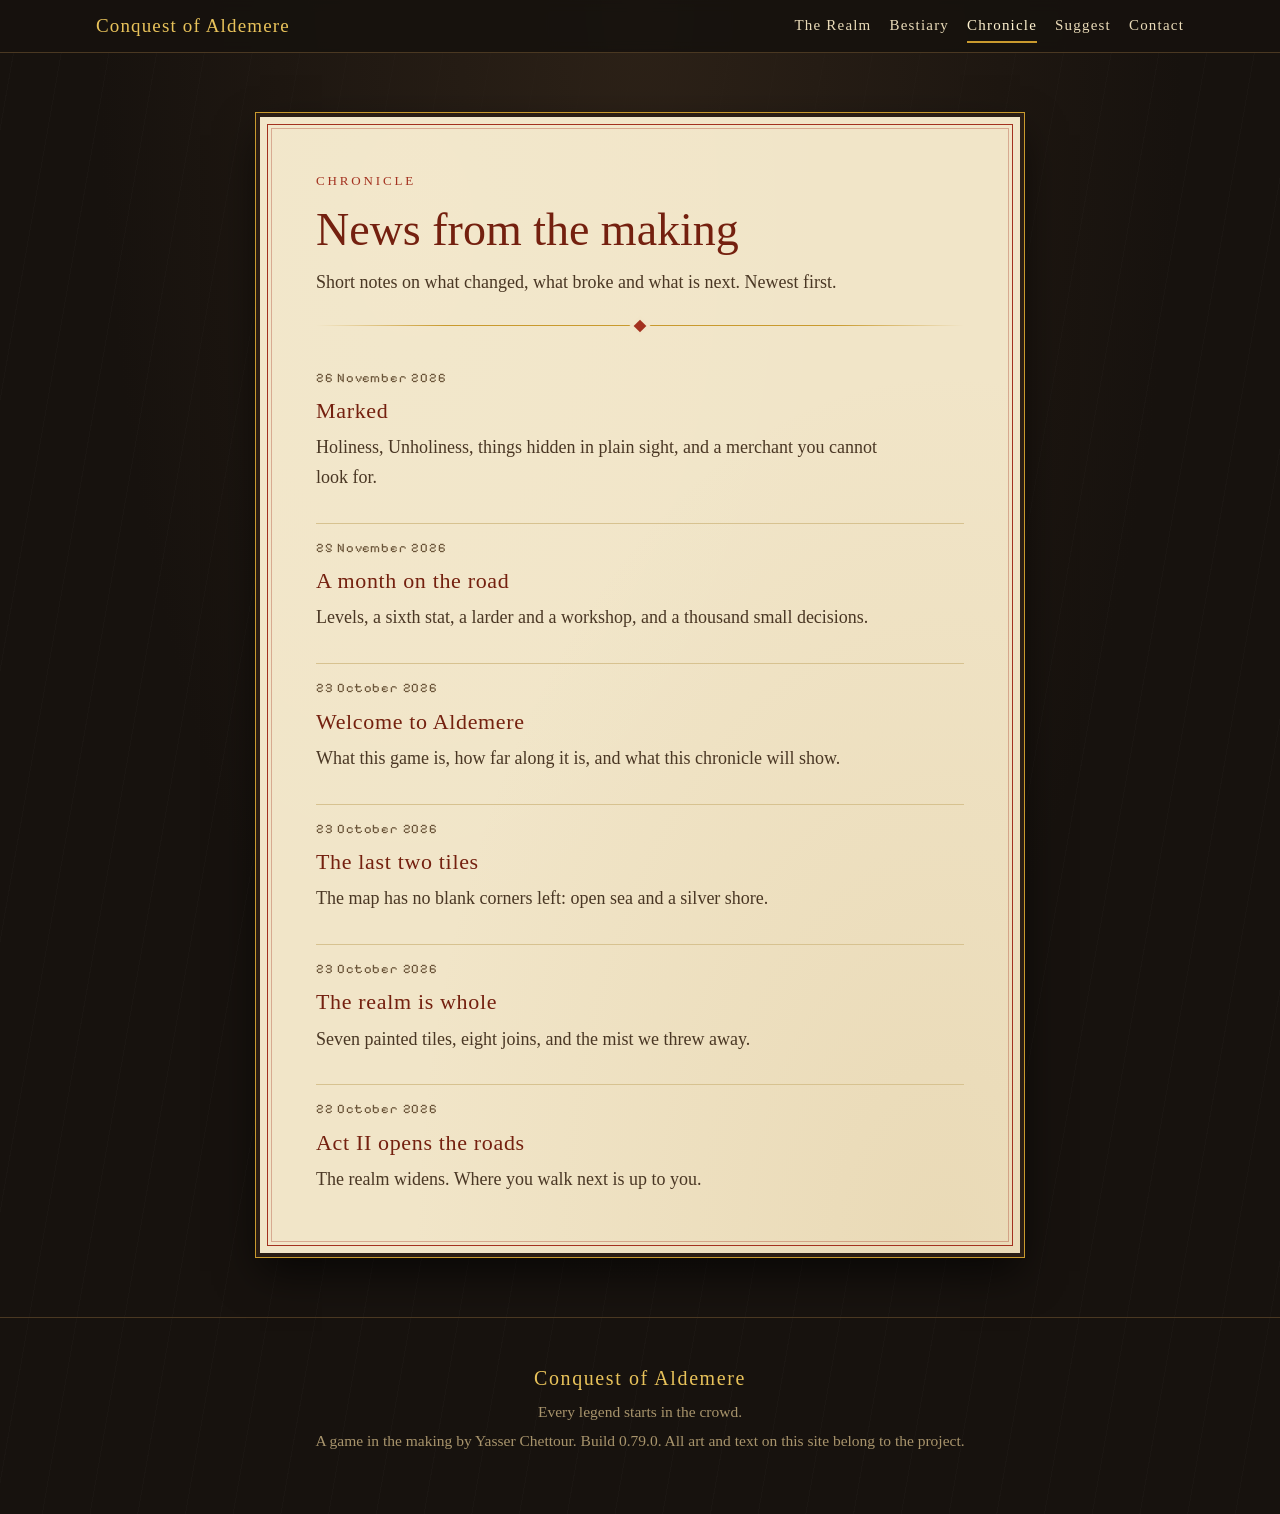
<file: devlog/index.html>
<!doctype html>
<html lang="en">
<head>
<meta charset="utf-8">
<meta name="viewport" content="width=device-width, initial-scale=1, viewport-fit=cover">
<title>Chronicle | Conquest of Aldemere</title>
<meta name="description" content="News from the making of Conquest of Aldemere.">
<meta name="theme-color" content="#17120e">
<link rel="icon" href="../icon.svg" type="image/svg+xml">
<meta property="og:title" content="Chronicle | Conquest of Aldemere">
<meta property="og:description" content="News from the making of Conquest of Aldemere.">
<meta property="og:image" content="https://yasser-ch.github.io/aldemere/img/hero.webp">
<link rel="preconnect" href="https://fonts.googleapis.com"><link rel="preconnect" href="https://fonts.gstatic.com" crossorigin><link href="https://fonts.googleapis.com/css2?family=IM+Fell+English:ital@0;1&family=IM+Fell+English+SC&family=Pixelify+Sans:wght@400;600&display=swap" rel="stylesheet">
<link rel="stylesheet" href="../css/site.css">
</head>
<body><header class="bar"><div class="wrap">
<a class="mark" href="../index.html">Conquest of Aldemere</a>
<nav aria-label="Main"><a href="../index.html#realm" class="opt">The Realm</a><a href="../index.html#bestiary" class="opt">Bestiary</a><a href="../devlog/index.html" aria-current="page">Chronicle</a><a href="../index.html#suggest">Suggest</a><a href="../index.html#contact" class="opt">Contact</a></nav>
</div></header><main><section class="section"><div class="wrap"><div class="folio article">
<p class="rubric">Chronicle</p>
<h1>News from the making</h1>
<p class="sub">Short notes on what changed, what broke and what is next. Newest first.</p>
<div class="rule" aria-hidden="true"></div>
<div class="list">
<div class="entry"><time datetime="2026-11-26">26 November 2026</time><h3><a href="marked.html">Marked</a></h3><p>Holiness, Unholiness, things hidden in plain sight, and a merchant you cannot look for.</p></div><div class="entry"><time datetime="2026-11-25">25 November 2026</time><h3><a href="a-month-on-the-road.html">A month on the road</a></h3><p>Levels, a sixth stat, a larder and a workshop, and a thousand small decisions.</p></div><div class="entry"><time datetime="2026-10-23">23 October 2026</time><h3><a href="welcome-to-aldemere.html">Welcome to Aldemere</a></h3><p>What this game is, how far along it is, and what this chronicle will show.</p></div><div class="entry"><time datetime="2026-10-23">23 October 2026</time><h3><a href="the-last-two-tiles.html">The last two tiles</a></h3><p>The map has no blank corners left: open sea and a silver shore.</p></div><div class="entry"><time datetime="2026-10-23">23 October 2026</time><h3><a href="the-realm-is-whole.html">The realm is whole</a></h3><p>Seven painted tiles, eight joins, and the mist we threw away.</p></div><div class="entry"><time datetime="2026-10-22">22 October 2026</time><h3><a href="act-two-opens-the-roads.html">Act II opens the roads</a></h3><p>The realm widens. Where you walk next is up to you.</p></div>
</div>
</div></div></section></main>
<footer><div class="wrap">
<p class="mark">Conquest of Aldemere</p>
<p>Every legend starts in the crowd.</p>
<p>A game in the making by Yasser Chettour. Build 0.79.0. All art and text on this site belong to the project.</p>
</div></footer>
<script src="../js/site.js"></script>
</body>
</html>
</file>
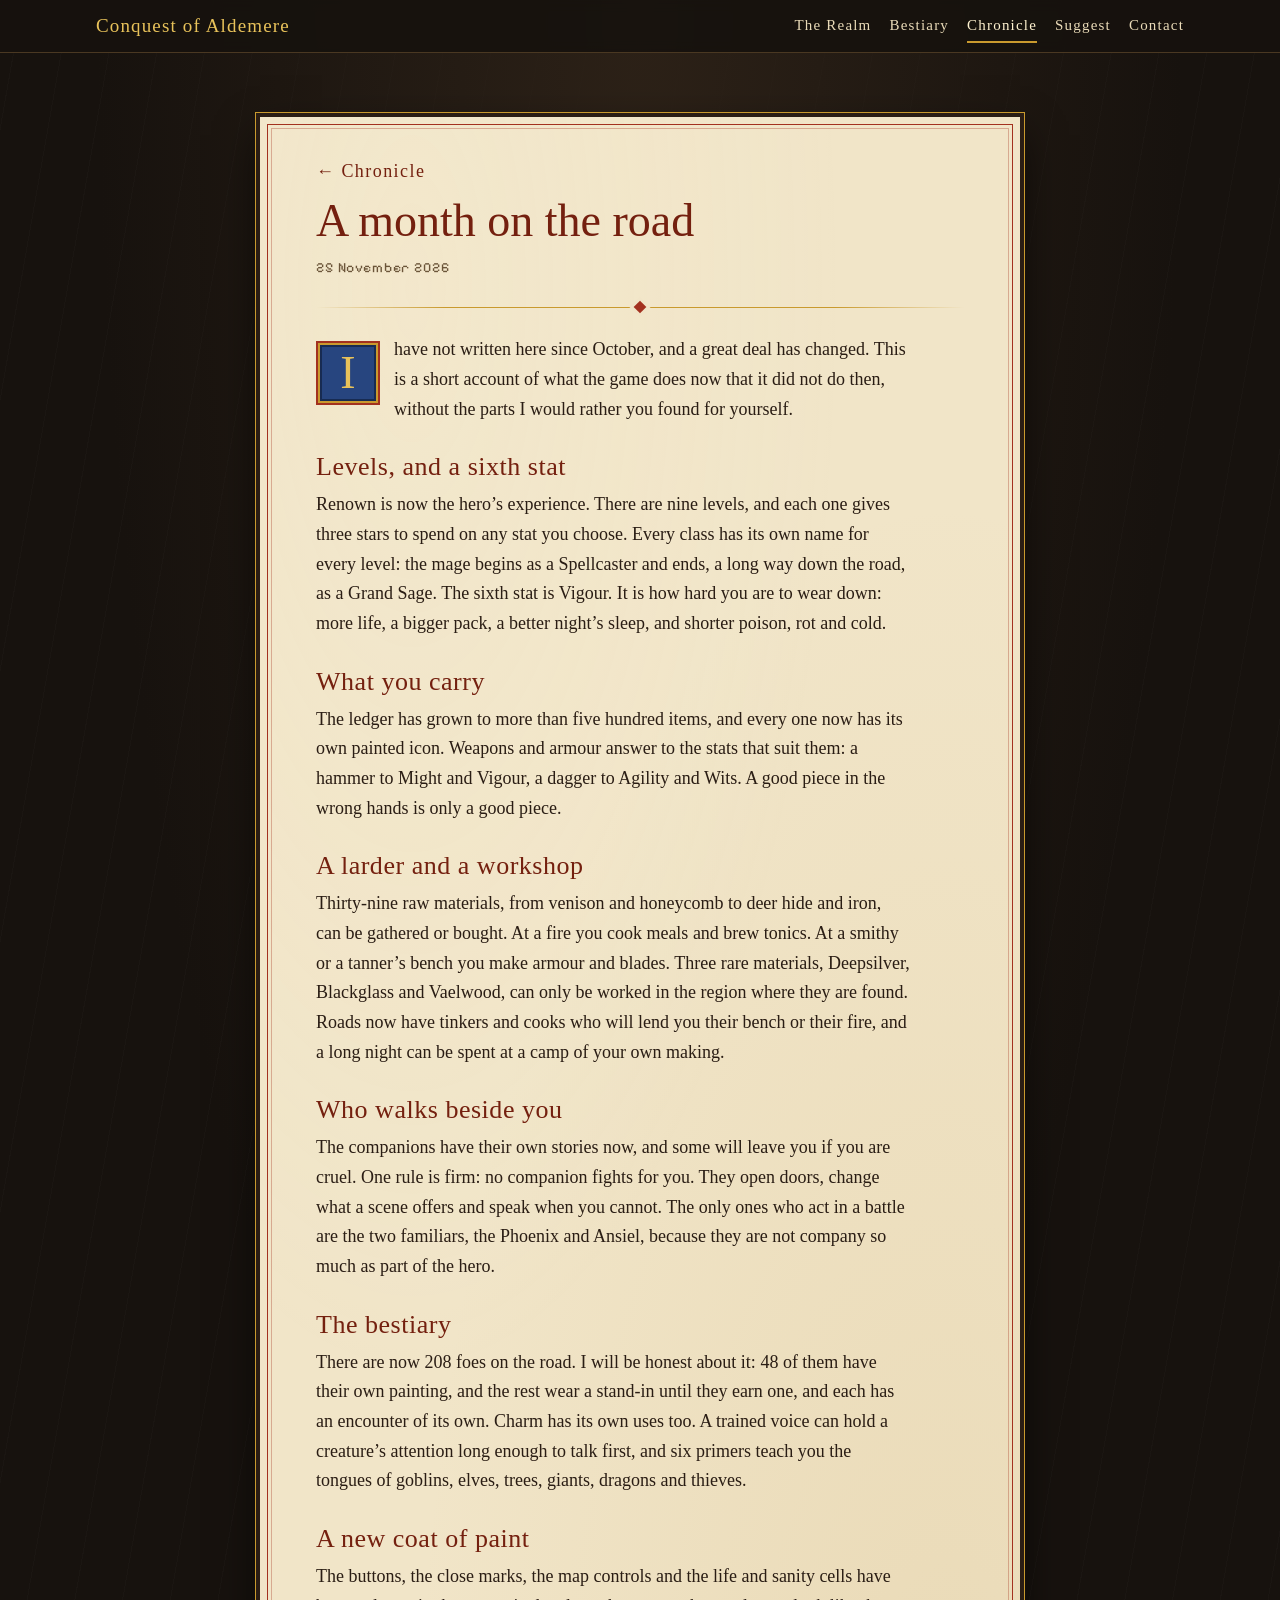
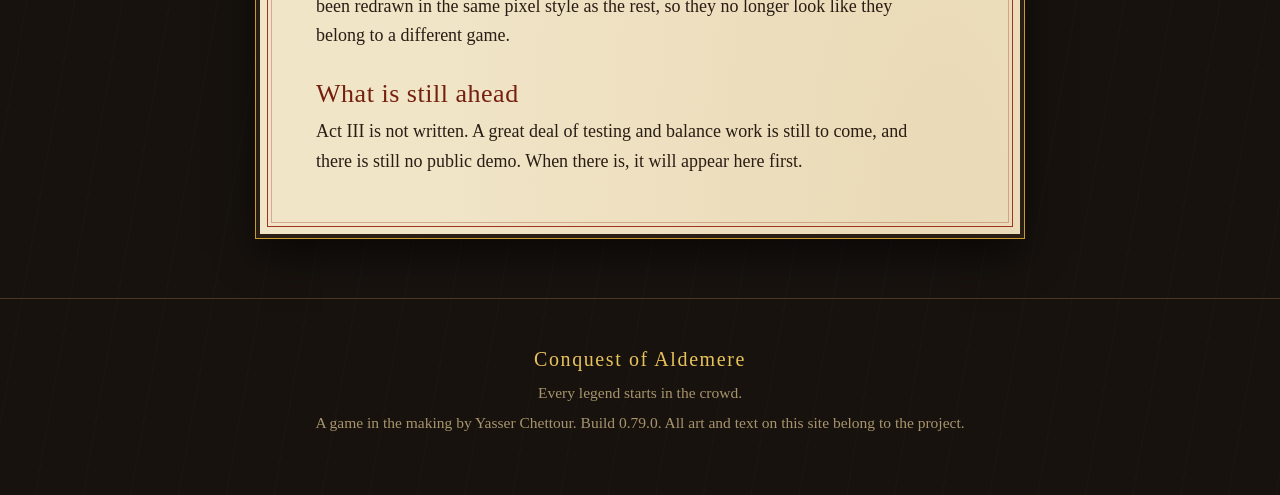
<file: devlog/a-month-on-the-road.html>
<!doctype html>
<html lang="en">
<head>
<meta charset="utf-8">
<meta name="viewport" content="width=device-width, initial-scale=1, viewport-fit=cover">
<title>A month on the road | Conquest of Aldemere</title>
<meta name="description" content="Levels, a sixth stat, a larder and a workshop, and a thousand small decisions.">
<meta name="theme-color" content="#17120e">
<link rel="icon" href="../icon.svg" type="image/svg+xml">
<meta property="og:title" content="A month on the road | Conquest of Aldemere">
<meta property="og:description" content="Levels, a sixth stat, a larder and a workshop, and a thousand small decisions.">
<meta property="og:image" content="https://yasser-ch.github.io/aldemere/img/hero.webp">
<link rel="preconnect" href="https://fonts.googleapis.com"><link rel="preconnect" href="https://fonts.gstatic.com" crossorigin><link href="https://fonts.googleapis.com/css2?family=IM+Fell+English:ital@0;1&family=IM+Fell+English+SC&family=Pixelify+Sans:wght@400;600&display=swap" rel="stylesheet">
<link rel="stylesheet" href="../css/site.css">
</head>
<body><header class="bar"><div class="wrap">
<a class="mark" href="../index.html">Conquest of Aldemere</a>
<nav aria-label="Main"><a href="../index.html#realm" class="opt">The Realm</a><a href="../index.html#bestiary" class="opt">Bestiary</a><a href="../devlog/index.html" aria-current="page">Chronicle</a><a href="../index.html#suggest">Suggest</a><a href="../index.html#contact" class="opt">Contact</a></nav>
</div></header><main><section class="section"><div class="wrap"><div class="folio article">
<a class="back" href="index.html">&larr; Chronicle</a>
<h1>A month on the road</h1>
<div class="byline"><time datetime="2026-11-25">25 November 2026</time></div>
<div class="rule" aria-hidden="true"></div>
<div class="prose">
<p><span class="initial" aria-hidden="true">I</span> have not written here since October, and a great deal has changed. This is a short account of what the game does now that it did not do then, without the parts I would rather you found for yourself.</p>
<h2>Levels, and a sixth stat</h2>
<p>Renown is now the hero’s experience. There are nine levels, and each one gives three stars to spend on any stat you choose. Every class has its own name for every level: the mage begins as a Spellcaster and ends, a long way down the road, as a Grand Sage. The sixth stat is Vigour. It is how hard you are to wear down: more life, a bigger pack, a better night’s sleep, and shorter poison, rot and cold.</p>
<h2>What you carry</h2>
<p>The ledger has grown to more than five hundred items, and every one now has its own painted icon. Weapons and armour answer to the stats that suit them: a hammer to Might and Vigour, a dagger to Agility and Wits. A good piece in the wrong hands is only a good piece.</p>
<h2>A larder and a workshop</h2>
<p>Thirty-nine raw materials, from venison and honeycomb to deer hide and iron, can be gathered or bought. At a fire you cook meals and brew tonics. At a smithy or a tanner’s bench you make armour and blades. Three rare materials, Deepsilver, Blackglass and Vaelwood, can only be worked in the region where they are found. Roads now have tinkers and cooks who will lend you their bench or their fire, and a long night can be spent at a camp of your own making.</p>
<h2>Who walks beside you</h2>
<p>The companions have their own stories now, and some will leave you if you are cruel. One rule is firm: no companion fights for you. They open doors, change what a scene offers and speak when you cannot. The only ones who act in a battle are the two familiars, the Phoenix and Ansiel, because they are not company so much as part of the hero.</p>
<h2>The bestiary</h2>
<p>There are now 208 foes on the road. I will be honest about it: 48 of them have their own painting, and the rest wear a stand-in until they earn one, and each has an encounter of its own. Charm has its own uses too. A trained voice can hold a creature’s attention long enough to talk first, and six primers teach you the tongues of goblins, elves, trees, giants, dragons and thieves.</p>
<h2>A new coat of paint</h2>
<p>The buttons, the close marks, the map controls and the life and sanity cells have been redrawn in the same pixel style as the rest, so they no longer look like they belong to a different game.</p>
<h2>What is still ahead</h2>
<p>Act III is not written. A great deal of testing and balance work is still to come, and there is still no public demo. When there is, it will appear here first.</p>
</div>
</div></div></section></main>
<footer><div class="wrap">
<p class="mark">Conquest of Aldemere</p>
<p>Every legend starts in the crowd.</p>
<p>A game in the making by Yasser Chettour. Build 0.79.0. All art and text on this site belong to the project.</p>
</div></footer>
<script src="../js/site.js"></script>
</body>
</html>
</file>
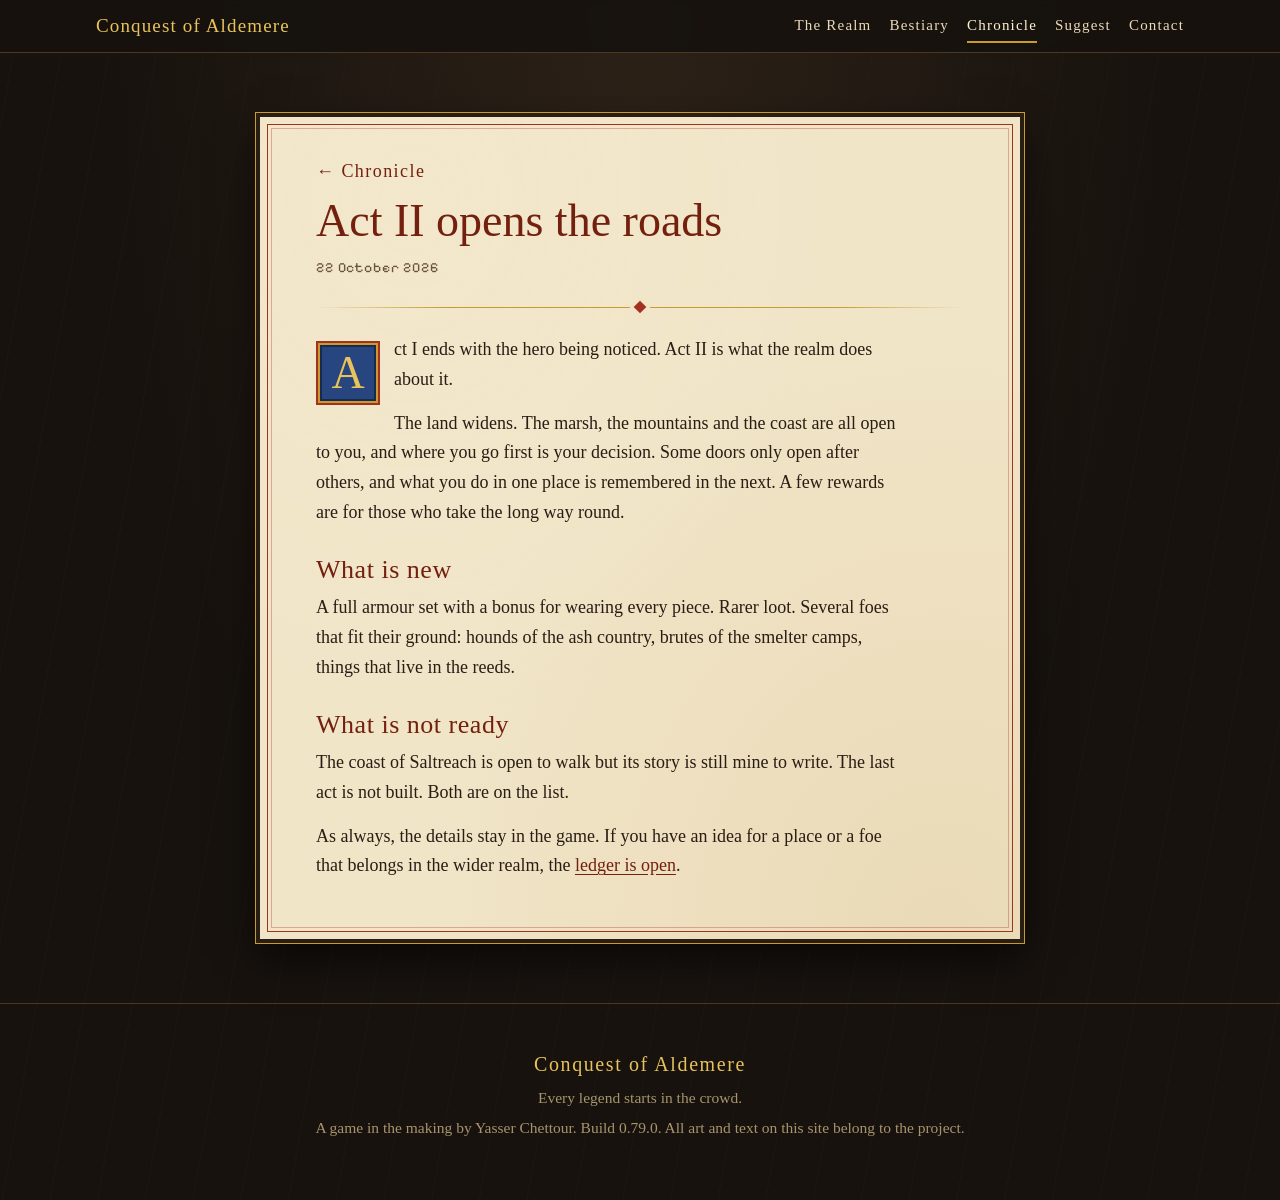
<file: devlog/act-two-opens-the-roads.html>
<!doctype html>
<html lang="en">
<head>
<meta charset="utf-8">
<meta name="viewport" content="width=device-width, initial-scale=1, viewport-fit=cover">
<title>Act II opens the roads | Conquest of Aldemere</title>
<meta name="description" content="The realm widens. Where you walk next is up to you.">
<meta name="theme-color" content="#17120e">
<link rel="icon" href="../icon.svg" type="image/svg+xml">
<meta property="og:title" content="Act II opens the roads | Conquest of Aldemere">
<meta property="og:description" content="The realm widens. Where you walk next is up to you.">
<meta property="og:image" content="https://yasser-ch.github.io/aldemere/img/hero.webp">
<link rel="preconnect" href="https://fonts.googleapis.com"><link rel="preconnect" href="https://fonts.gstatic.com" crossorigin><link href="https://fonts.googleapis.com/css2?family=IM+Fell+English:ital@0;1&family=IM+Fell+English+SC&family=Pixelify+Sans:wght@400;600&display=swap" rel="stylesheet">
<link rel="stylesheet" href="../css/site.css">
</head>
<body><header class="bar"><div class="wrap">
<a class="mark" href="../index.html">Conquest of Aldemere</a>
<nav aria-label="Main"><a href="../index.html#realm" class="opt">The Realm</a><a href="../index.html#bestiary" class="opt">Bestiary</a><a href="../devlog/index.html" aria-current="page">Chronicle</a><a href="../index.html#suggest">Suggest</a><a href="../index.html#contact" class="opt">Contact</a></nav>
</div></header><main><section class="section"><div class="wrap"><div class="folio article">
<a class="back" href="index.html">&larr; Chronicle</a>
<h1>Act II opens the roads</h1>
<div class="byline"><time datetime="2026-10-22">22 October 2026</time></div>
<div class="rule" aria-hidden="true"></div>
<div class="prose">
<p><span class="initial" aria-hidden="true">A</span>ct I ends with the hero being noticed. Act II is what the realm does about it.</p>
<p>The land widens. The marsh, the mountains and the coast are all open to you, and where you go first is your decision. Some doors only open after others, and what you do in one place is remembered in the next. A few rewards are for those who take the long way round.</p>
<h2>What is new</h2>
<p>A full armour set with a bonus for wearing every piece. Rarer loot. Several foes that fit their ground: hounds of the ash country, brutes of the smelter camps, things that live in the reeds.</p>
<h2>What is not ready</h2>
<p>The coast of Saltreach is open to walk but its story is still mine to write. The last act is not built. Both are on the list.</p>
<p>As always, the details stay in the game. If you have an idea for a place or a foe that belongs in the wider realm, the <a href="../index.html#suggest">ledger is open</a>.</p>
</div>
</div></div></section></main>
<footer><div class="wrap">
<p class="mark">Conquest of Aldemere</p>
<p>Every legend starts in the crowd.</p>
<p>A game in the making by Yasser Chettour. Build 0.79.0. All art and text on this site belong to the project.</p>
</div></footer>
<script src="../js/site.js"></script>
</body>
</html>
</file>
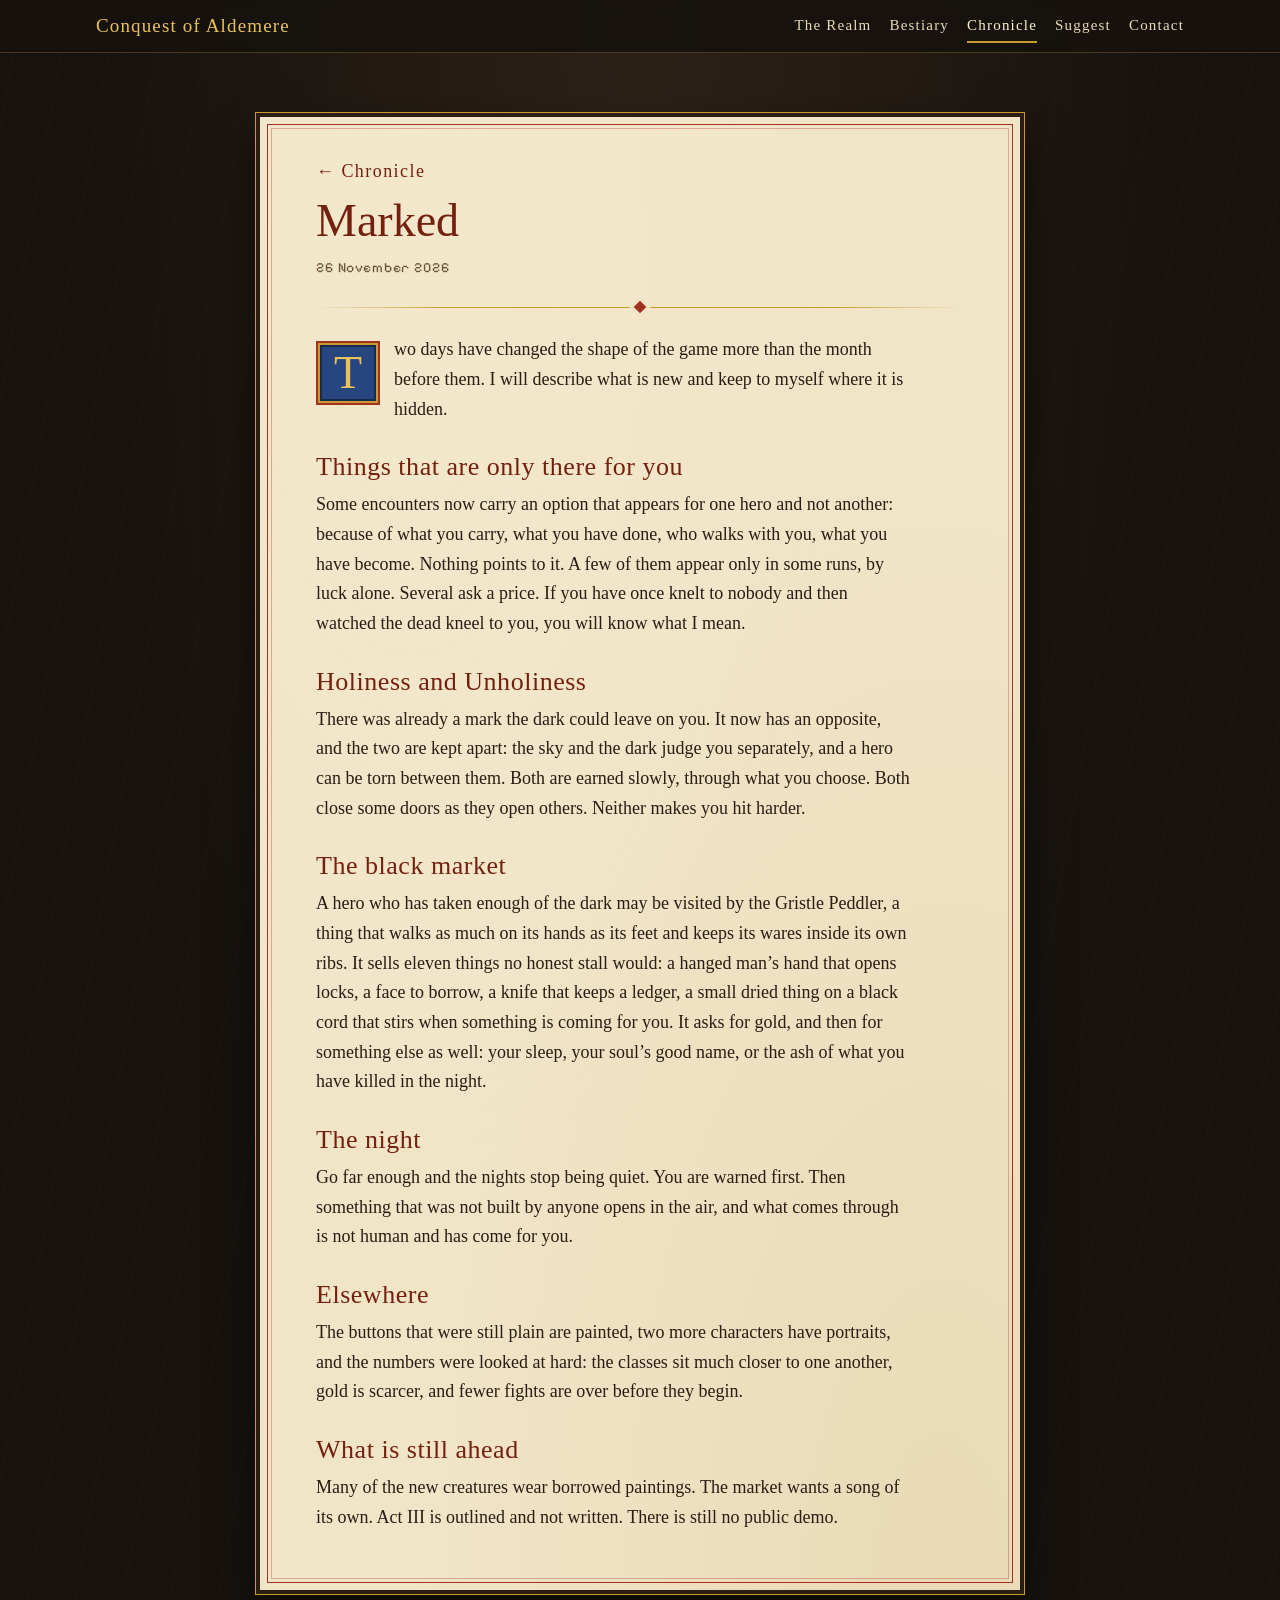
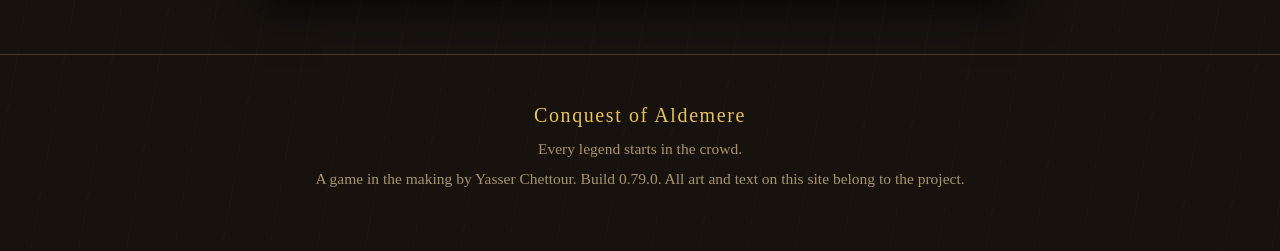
<file: devlog/marked.html>
<!doctype html>
<html lang="en">
<head>
<meta charset="utf-8">
<meta name="viewport" content="width=device-width, initial-scale=1, viewport-fit=cover">
<title>Marked | Conquest of Aldemere</title>
<meta name="description" content="Holiness, Unholiness, things hidden in plain sight, and a merchant you cannot look for.">
<meta name="theme-color" content="#17120e">
<link rel="icon" href="../icon.svg" type="image/svg+xml">
<meta property="og:title" content="Marked | Conquest of Aldemere">
<meta property="og:description" content="Holiness, Unholiness, things hidden in plain sight, and a merchant you cannot look for.">
<meta property="og:image" content="https://yasser-ch.github.io/aldemere/img/hero.webp">
<link rel="preconnect" href="https://fonts.googleapis.com"><link rel="preconnect" href="https://fonts.gstatic.com" crossorigin><link href="https://fonts.googleapis.com/css2?family=IM+Fell+English:ital@0;1&family=IM+Fell+English+SC&family=Pixelify+Sans:wght@400;600&display=swap" rel="stylesheet">
<link rel="stylesheet" href="../css/site.css">
</head>
<body><header class="bar"><div class="wrap">
<a class="mark" href="../index.html">Conquest of Aldemere</a>
<nav aria-label="Main"><a href="../index.html#realm" class="opt">The Realm</a><a href="../index.html#bestiary" class="opt">Bestiary</a><a href="../devlog/index.html" aria-current="page">Chronicle</a><a href="../index.html#suggest">Suggest</a><a href="../index.html#contact" class="opt">Contact</a></nav>
</div></header><main><section class="section"><div class="wrap"><div class="folio article">
<a class="back" href="index.html">&larr; Chronicle</a>
<h1>Marked</h1>
<div class="byline"><time datetime="2026-11-26">26 November 2026</time></div>
<div class="rule" aria-hidden="true"></div>
<div class="prose">
<p><span class="initial" aria-hidden="true">T</span>wo days have changed the shape of the game more than the month before them. I will describe what is new and keep to myself where it is hidden.</p>
<h2>Things that are only there for you</h2>
<p>Some encounters now carry an option that appears for one hero and not another: because of what you carry, what you have done, who walks with you, what you have become. Nothing points to it. A few of them appear only in some runs, by luck alone. Several ask a price. If you have once knelt to nobody and then watched the dead kneel to you, you will know what I mean.</p>
<h2>Holiness and Unholiness</h2>
<p>There was already a mark the dark could leave on you. It now has an opposite, and the two are kept apart: the sky and the dark judge you separately, and a hero can be torn between them. Both are earned slowly, through what you choose. Both close some doors as they open others. Neither makes you hit harder.</p>
<h2>The black market</h2>
<p>A hero who has taken enough of the dark may be visited by the Gristle Peddler, a thing that walks as much on its hands as its feet and keeps its wares inside its own ribs. It sells eleven things no honest stall would: a hanged man’s hand that opens locks, a face to borrow, a knife that keeps a ledger, a small dried thing on a black cord that stirs when something is coming for you. It asks for gold, and then for something else as well: your sleep, your soul’s good name, or the ash of what you have killed in the night.</p>
<h2>The night</h2>
<p>Go far enough and the nights stop being quiet. You are warned first. Then something that was not built by anyone opens in the air, and what comes through is not human and has come for you.</p>
<h2>Elsewhere</h2>
<p>The buttons that were still plain are painted, two more characters have portraits, and the numbers were looked at hard: the classes sit much closer to one another, gold is scarcer, and fewer fights are over before they begin.</p>
<h2>What is still ahead</h2>
<p>Many of the new creatures wear borrowed paintings. The market wants a song of its own. Act III is outlined and not written. There is still no public demo.</p>
</div>
</div></div></section></main>
<footer><div class="wrap">
<p class="mark">Conquest of Aldemere</p>
<p>Every legend starts in the crowd.</p>
<p>A game in the making by Yasser Chettour. Build 0.79.0. All art and text on this site belong to the project.</p>
</div></footer>
<script src="../js/site.js"></script>
</body>
</html>
</file>
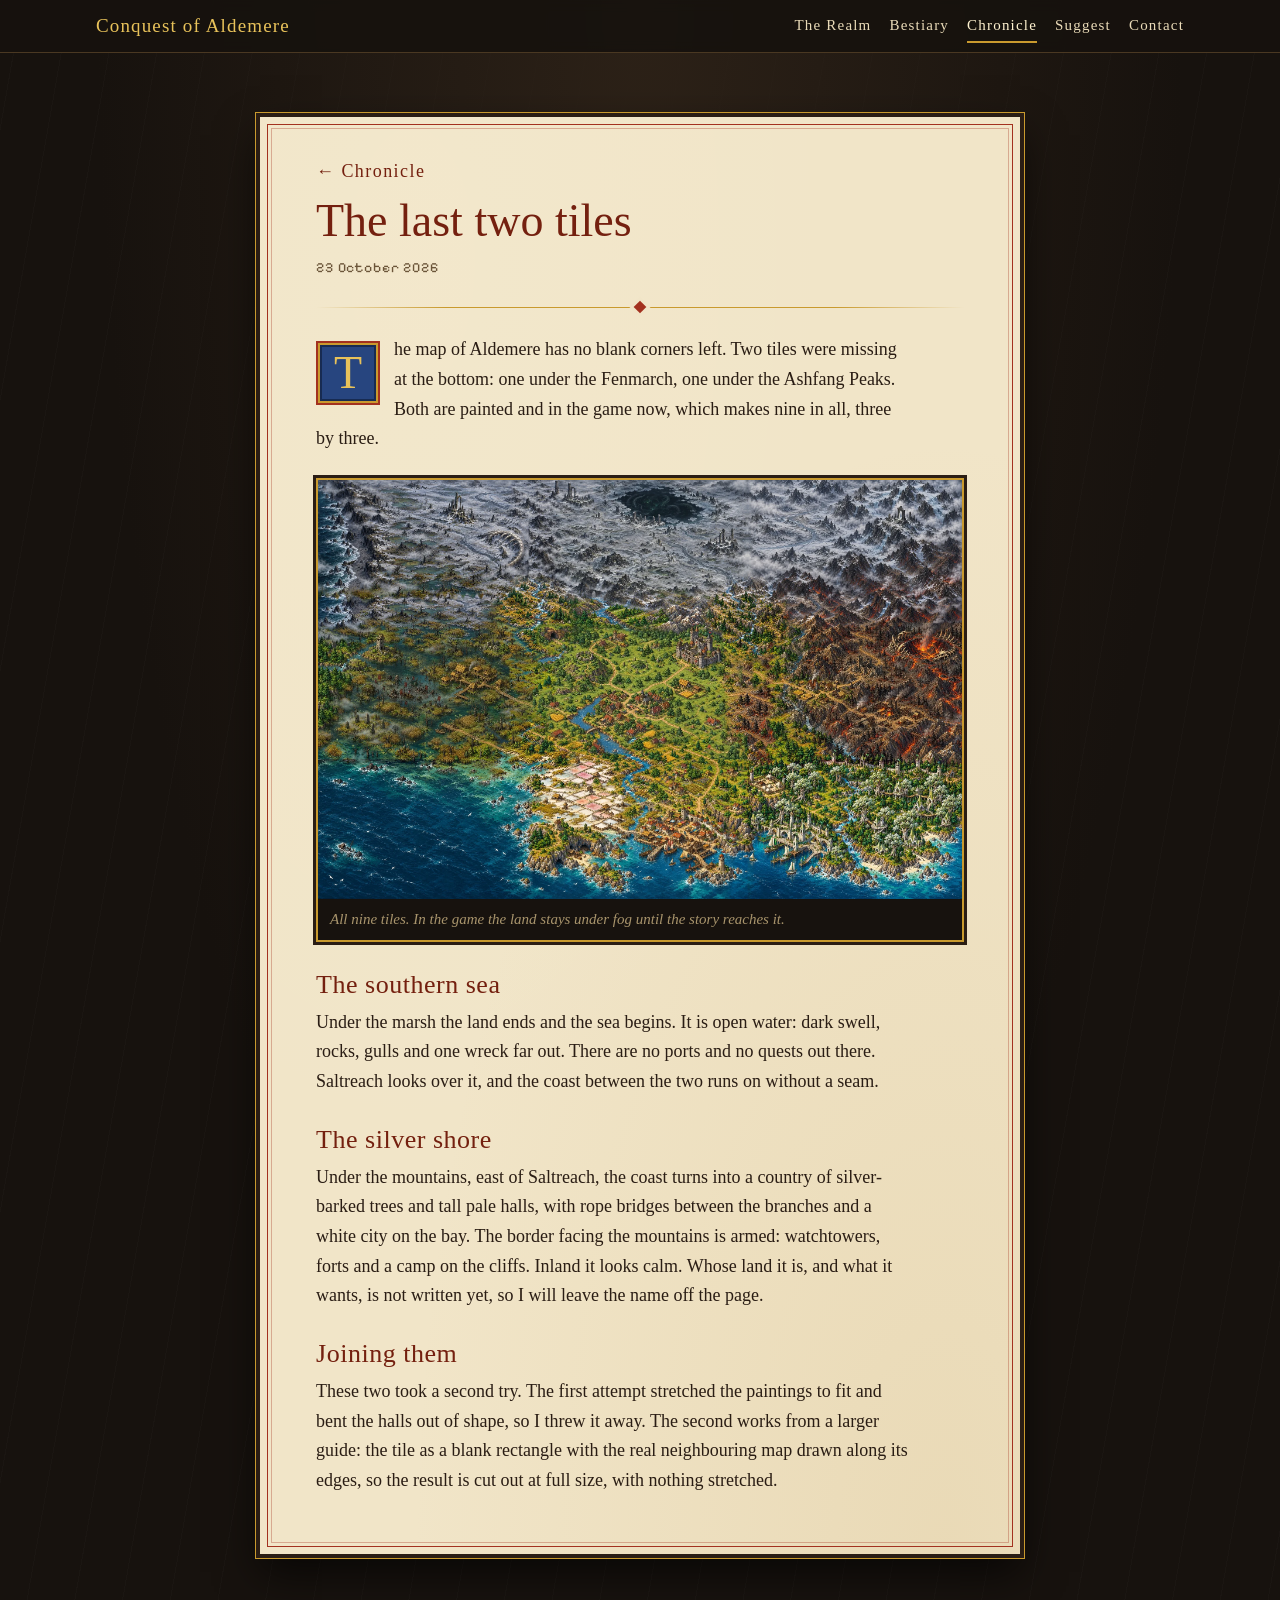
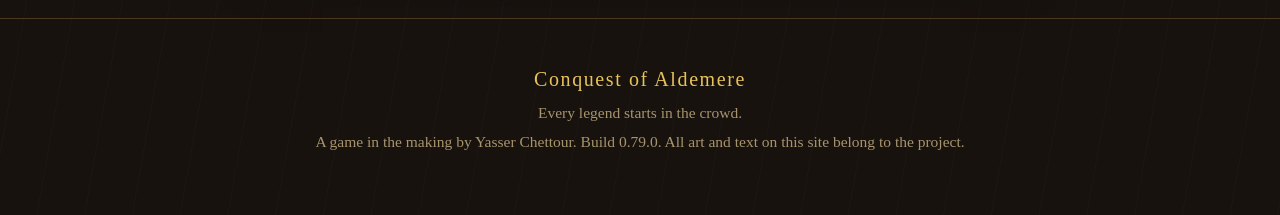
<file: devlog/the-last-two-tiles.html>
<!doctype html>
<html lang="en">
<head>
<meta charset="utf-8">
<meta name="viewport" content="width=device-width, initial-scale=1, viewport-fit=cover">
<title>The last two tiles | Conquest of Aldemere</title>
<meta name="description" content="The map has no blank corners left: open sea and a silver shore.">
<meta name="theme-color" content="#17120e">
<link rel="icon" href="../icon.svg" type="image/svg+xml">
<meta property="og:title" content="The last two tiles | Conquest of Aldemere">
<meta property="og:description" content="The map has no blank corners left: open sea and a silver shore.">
<meta property="og:image" content="https://yasser-ch.github.io/aldemere/img/hero.webp">
<link rel="preconnect" href="https://fonts.googleapis.com"><link rel="preconnect" href="https://fonts.gstatic.com" crossorigin><link href="https://fonts.googleapis.com/css2?family=IM+Fell+English:ital@0;1&family=IM+Fell+English+SC&family=Pixelify+Sans:wght@400;600&display=swap" rel="stylesheet">
<link rel="stylesheet" href="../css/site.css">
</head>
<body><header class="bar"><div class="wrap">
<a class="mark" href="../index.html">Conquest of Aldemere</a>
<nav aria-label="Main"><a href="../index.html#realm" class="opt">The Realm</a><a href="../index.html#bestiary" class="opt">Bestiary</a><a href="../devlog/index.html" aria-current="page">Chronicle</a><a href="../index.html#suggest">Suggest</a><a href="../index.html#contact" class="opt">Contact</a></nav>
</div></header><main><section class="section"><div class="wrap"><div class="folio article">
<a class="back" href="index.html">&larr; Chronicle</a>
<h1>The last two tiles</h1>
<div class="byline"><time datetime="2026-10-23">23 October 2026</time></div>
<div class="rule" aria-hidden="true"></div>
<div class="prose">
<p><span class="initial" aria-hidden="true">T</span>he map of Aldemere has no blank corners left. Two tiles were missing at the bottom: one under the Fenmarch, one under the Ashfang Peaks. Both are painted and in the game now, which makes nine in all, three by three.</p>
<figure><img src="../img/realm.webp" alt="The whole map of Aldemere, nine tiles." loading="lazy"><figcaption>All nine tiles. In the game the land stays under fog until the story reaches it.</figcaption></figure>
<h2>The southern sea</h2>
<p>Under the marsh the land ends and the sea begins. It is open water: dark swell, rocks, gulls and one wreck far out. There are no ports and no quests out there. Saltreach looks over it, and the coast between the two runs on without a seam.</p>
<h2>The silver shore</h2>
<p>Under the mountains, east of Saltreach, the coast turns into a country of silver-barked trees and tall pale halls, with rope bridges between the branches and a white city on the bay. The border facing the mountains is armed: watchtowers, forts and a camp on the cliffs. Inland it looks calm. Whose land it is, and what it wants, is not written yet, so I will leave the name off the page.</p>
<h2>Joining them</h2>
<p>These two took a second try. The first attempt stretched the paintings to fit and bent the halls out of shape, so I threw it away. The second works from a larger guide: the tile as a blank rectangle with the real neighbouring map drawn along its edges, so the result is cut out at full size, with nothing stretched.</p>
</div>
</div></div></section></main>
<footer><div class="wrap">
<p class="mark">Conquest of Aldemere</p>
<p>Every legend starts in the crowd.</p>
<p>A game in the making by Yasser Chettour. Build 0.79.0. All art and text on this site belong to the project.</p>
</div></footer>
<script src="../js/site.js"></script>
</body>
</html>
</file>
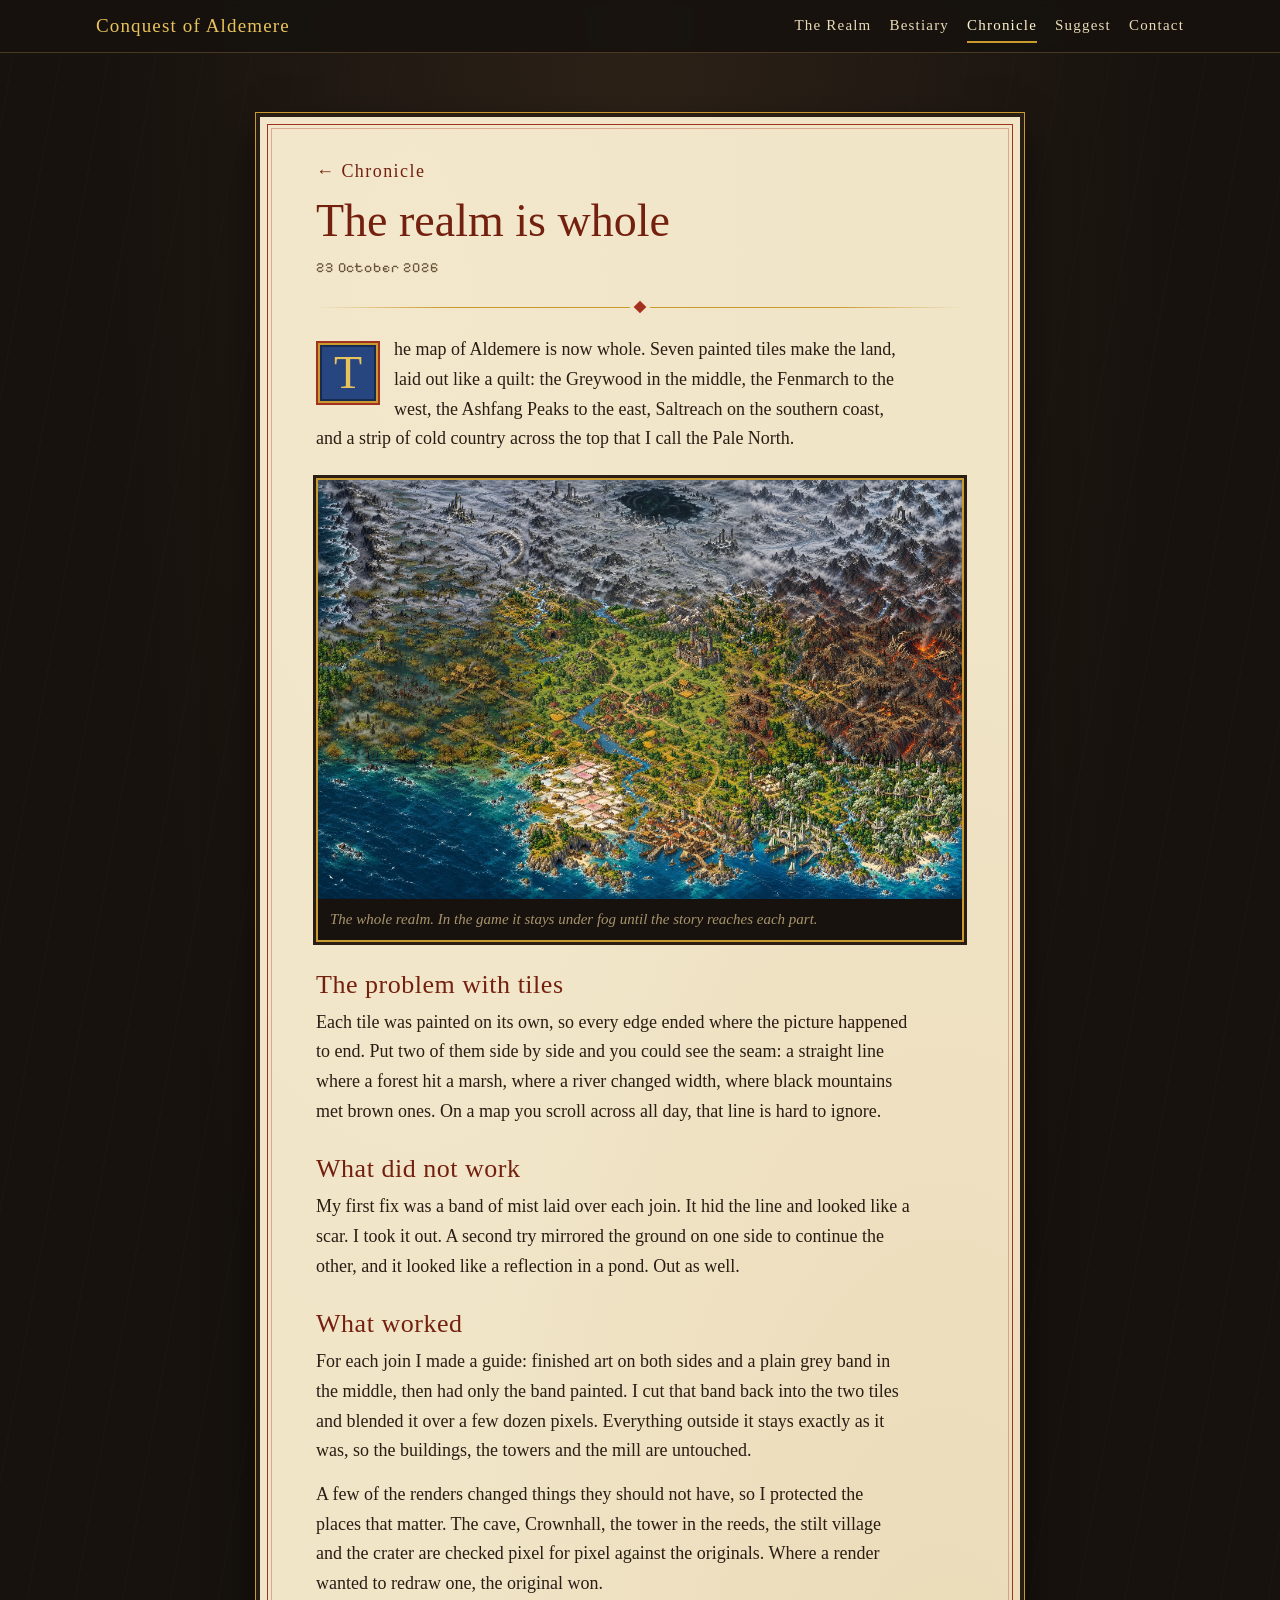
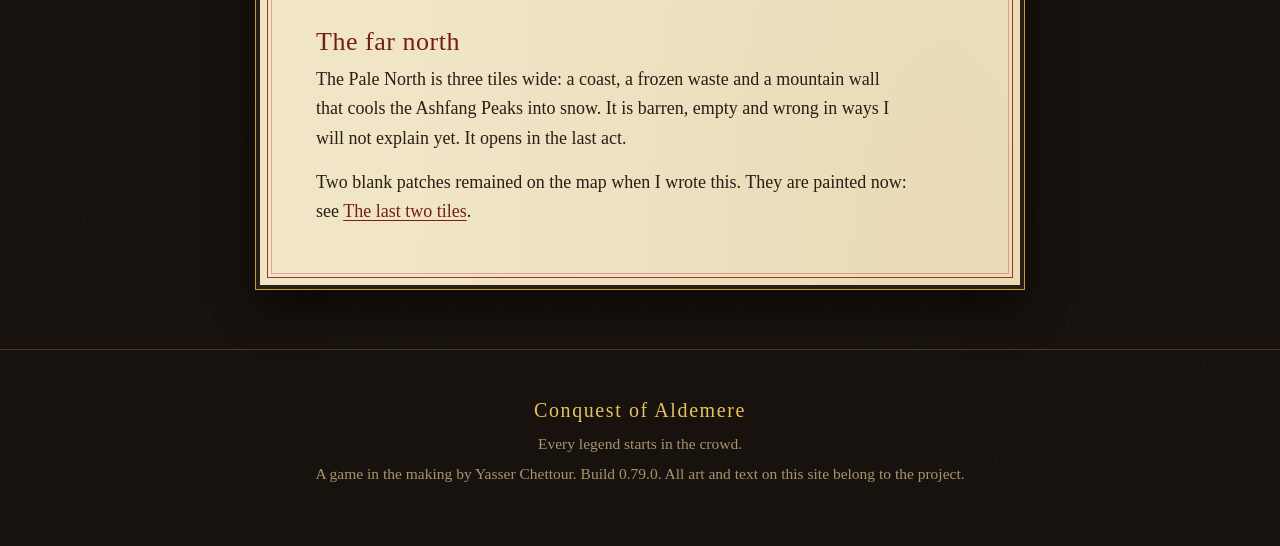
<file: devlog/the-realm-is-whole.html>
<!doctype html>
<html lang="en">
<head>
<meta charset="utf-8">
<meta name="viewport" content="width=device-width, initial-scale=1, viewport-fit=cover">
<title>The realm is whole | Conquest of Aldemere</title>
<meta name="description" content="Seven painted tiles, eight joins, and the mist we threw away.">
<meta name="theme-color" content="#17120e">
<link rel="icon" href="../icon.svg" type="image/svg+xml">
<meta property="og:title" content="The realm is whole | Conquest of Aldemere">
<meta property="og:description" content="Seven painted tiles, eight joins, and the mist we threw away.">
<meta property="og:image" content="https://yasser-ch.github.io/aldemere/img/hero.webp">
<link rel="preconnect" href="https://fonts.googleapis.com"><link rel="preconnect" href="https://fonts.gstatic.com" crossorigin><link href="https://fonts.googleapis.com/css2?family=IM+Fell+English:ital@0;1&family=IM+Fell+English+SC&family=Pixelify+Sans:wght@400;600&display=swap" rel="stylesheet">
<link rel="stylesheet" href="../css/site.css">
</head>
<body><header class="bar"><div class="wrap">
<a class="mark" href="../index.html">Conquest of Aldemere</a>
<nav aria-label="Main"><a href="../index.html#realm" class="opt">The Realm</a><a href="../index.html#bestiary" class="opt">Bestiary</a><a href="../devlog/index.html" aria-current="page">Chronicle</a><a href="../index.html#suggest">Suggest</a><a href="../index.html#contact" class="opt">Contact</a></nav>
</div></header><main><section class="section"><div class="wrap"><div class="folio article">
<a class="back" href="index.html">&larr; Chronicle</a>
<h1>The realm is whole</h1>
<div class="byline"><time datetime="2026-10-23">23 October 2026</time></div>
<div class="rule" aria-hidden="true"></div>
<div class="prose">
<p><span class="initial" aria-hidden="true">T</span>he map of Aldemere is now whole. Seven painted tiles make the land, laid out like a quilt: the Greywood in the middle, the Fenmarch to the west, the Ashfang Peaks to the east, Saltreach on the southern coast, and a strip of cold country across the top that I call the Pale North.</p>
<figure><img src="../img/realm.webp" alt="The whole map of Aldemere." loading="lazy"><figcaption>The whole realm. In the game it stays under fog until the story reaches each part.</figcaption></figure>
<h2>The problem with tiles</h2>
<p>Each tile was painted on its own, so every edge ended where the picture happened to end. Put two of them side by side and you could see the seam: a straight line where a forest hit a marsh, where a river changed width, where black mountains met brown ones. On a map you scroll across all day, that line is hard to ignore.</p>
<h2>What did not work</h2>
<p>My first fix was a band of mist laid over each join. It hid the line and looked like a scar. I took it out. A second try mirrored the ground on one side to continue the other, and it looked like a reflection in a pond. Out as well.</p>
<h2>What worked</h2>
<p>For each join I made a guide: finished art on both sides and a plain grey band in the middle, then had only the band painted. I cut that band back into the two tiles and blended it over a few dozen pixels. Everything outside it stays exactly as it was, so the buildings, the towers and the mill are untouched.</p>
<p>A few of the renders changed things they should not have, so I protected the places that matter. The cave, Crownhall, the tower in the reeds, the stilt village and the crater are checked pixel for pixel against the originals. Where a render wanted to redraw one, the original won.</p>
<h2>The far north</h2>
<p>The Pale North is three tiles wide: a coast, a frozen waste and a mountain wall that cools the Ashfang Peaks into snow. It is barren, empty and wrong in ways I will not explain yet. It opens in the last act.</p>
<p>Two blank patches remained on the map when I wrote this. They are painted now: see <a href="the-last-two-tiles.html">The last two tiles</a>.</p>
</div>
</div></div></section></main>
<footer><div class="wrap">
<p class="mark">Conquest of Aldemere</p>
<p>Every legend starts in the crowd.</p>
<p>A game in the making by Yasser Chettour. Build 0.79.0. All art and text on this site belong to the project.</p>
</div></footer>
<script src="../js/site.js"></script>
</body>
</html>
</file>
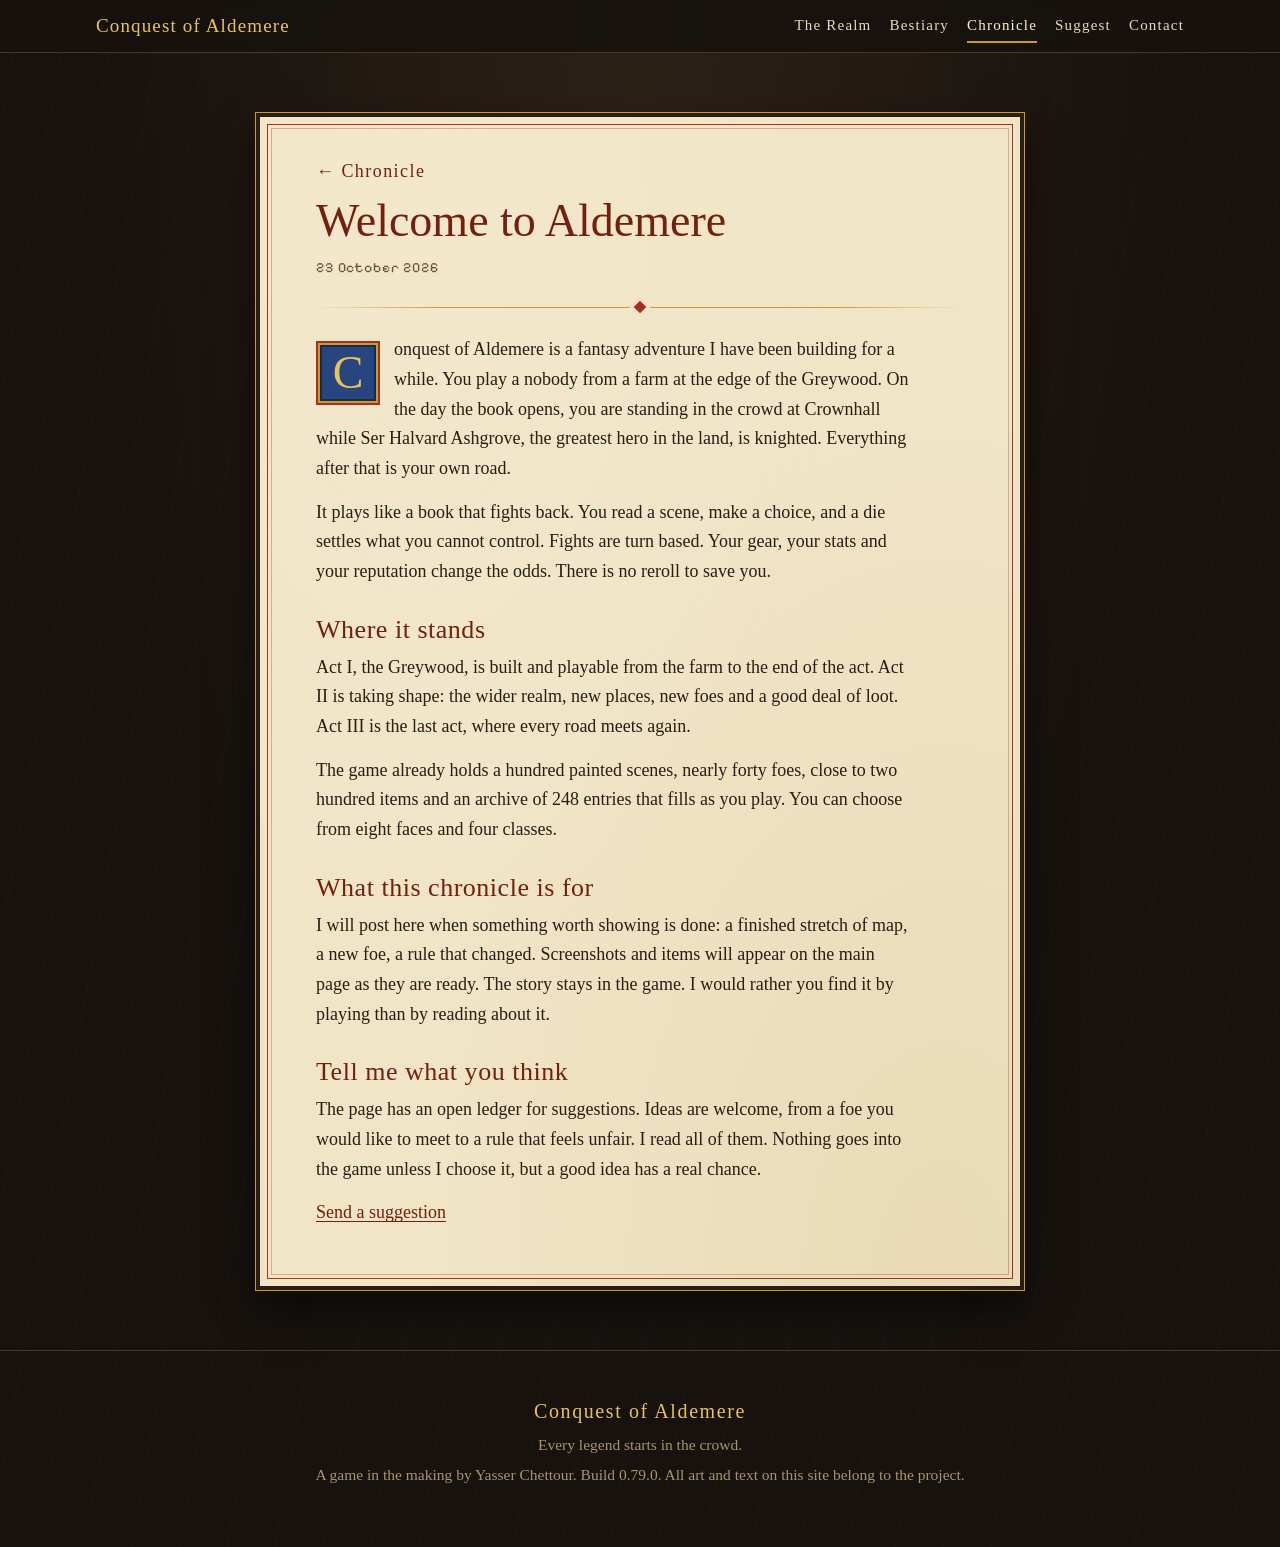
<file: devlog/welcome-to-aldemere.html>
<!doctype html>
<html lang="en">
<head>
<meta charset="utf-8">
<meta name="viewport" content="width=device-width, initial-scale=1, viewport-fit=cover">
<title>Welcome to Aldemere | Conquest of Aldemere</title>
<meta name="description" content="What this game is, how far along it is, and what this chronicle will show.">
<meta name="theme-color" content="#17120e">
<link rel="icon" href="../icon.svg" type="image/svg+xml">
<meta property="og:title" content="Welcome to Aldemere | Conquest of Aldemere">
<meta property="og:description" content="What this game is, how far along it is, and what this chronicle will show.">
<meta property="og:image" content="https://yasser-ch.github.io/aldemere/img/hero.webp">
<link rel="preconnect" href="https://fonts.googleapis.com"><link rel="preconnect" href="https://fonts.gstatic.com" crossorigin><link href="https://fonts.googleapis.com/css2?family=IM+Fell+English:ital@0;1&family=IM+Fell+English+SC&family=Pixelify+Sans:wght@400;600&display=swap" rel="stylesheet">
<link rel="stylesheet" href="../css/site.css">
</head>
<body><header class="bar"><div class="wrap">
<a class="mark" href="../index.html">Conquest of Aldemere</a>
<nav aria-label="Main"><a href="../index.html#realm" class="opt">The Realm</a><a href="../index.html#bestiary" class="opt">Bestiary</a><a href="../devlog/index.html" aria-current="page">Chronicle</a><a href="../index.html#suggest">Suggest</a><a href="../index.html#contact" class="opt">Contact</a></nav>
</div></header><main><section class="section"><div class="wrap"><div class="folio article">
<a class="back" href="index.html">&larr; Chronicle</a>
<h1>Welcome to Aldemere</h1>
<div class="byline"><time datetime="2026-10-23">23 October 2026</time></div>
<div class="rule" aria-hidden="true"></div>
<div class="prose">
<p><span class="initial" aria-hidden="true">C</span>onquest of Aldemere is a fantasy adventure I have been building for a while. You play a nobody from a farm at the edge of the Greywood. On the day the book opens, you are standing in the crowd at Crownhall while Ser Halvard Ashgrove, the greatest hero in the land, is knighted. Everything after that is your own road.</p>
<p>It plays like a book that fights back. You read a scene, make a choice, and a die settles what you cannot control. Fights are turn based. Your gear, your stats and your reputation change the odds. There is no reroll to save you.</p>
<h2>Where it stands</h2>
<p>Act I, the Greywood, is built and playable from the farm to the end of the act. Act II is taking shape: the wider realm, new places, new foes and a good deal of loot. Act III is the last act, where every road meets again.</p>
<p>The game already holds a hundred painted scenes, nearly forty foes, close to two hundred items and an archive of 248 entries that fills as you play. You can choose from eight faces and four classes.</p>
<h2>What this chronicle is for</h2>
<p>I will post here when something worth showing is done: a finished stretch of map, a new foe, a rule that changed. Screenshots and items will appear on the main page as they are ready. The story stays in the game. I would rather you find it by playing than by reading about it.</p>
<h2>Tell me what you think</h2>
<p>The page has an open ledger for suggestions. Ideas are welcome, from a foe you would like to meet to a rule that feels unfair. I read all of them. Nothing goes into the game unless I choose it, but a good idea has a real chance.</p>
<p><a href="../index.html#suggest">Send a suggestion</a></p>
</div>
</div></div></section></main>
<footer><div class="wrap">
<p class="mark">Conquest of Aldemere</p>
<p>Every legend starts in the crowd.</p>
<p>A game in the making by Yasser Chettour. Build 0.79.0. All art and text on this site belong to the project.</p>
</div></footer>
<script src="../js/site.js"></script>
</body>
</html>
</file>
<file: css/site.css>
/* Conquest of Aldemere, project site.
   Same look as the game: a lit vellum page on a dark desk, red rules, gold trim,
   lapis for the initials. Single deliberate look, in any OS theme. */

:root {
  color-scheme: dark;
  --desk: #17120e;
  --desk-2: #211912;
  --desk-3: #2c2117;
  --vellum: #f1e5c8;
  --vellum-2: #e6d5ad;
  --vellum-3: #d7c290;
  --ink: #2a1d14;
  --ink-soft: #4a3724;
  --ink-faint: #6b5539;
  --light: #eadbb8;
  --light-dim: #a8946c;
  --rubric: #a3311f;
  --rubric-dark: #74200f;
  --lapis: #27457f;
  --lapis-dark: #172b52;
  --gold: #c99a2e;
  --gold-light: #e8c25a;
  --verdigris: #3f7656;
  --common: #6f6a62;
  --uncommon: #3f7a46;
  --rare: #27457f;
  --epic: #7c3f9a;
  --legendary: #b8651a;
  --serif: 'IM Fell English', 'Iowan Old Style', 'Palatino Linotype', Georgia, serif;
  --caps: 'IM Fell English SC', 'IM Fell English', 'Palatino Linotype', Georgia, serif;
  --pixel: 'Pixelify Sans', ui-monospace, 'Courier New', monospace;
  --gutter: max(16px, env(safe-area-inset-left, 0px));
  --gutter-r: max(16px, env(safe-area-inset-right, 0px));
  --measure: 66ch;
}

* { box-sizing: border-box; }
html { scroll-behavior: smooth; scroll-padding-top: 64px; }
html, body { margin: 0; }
body {
  background-color: var(--desk);
  background-image:
    radial-gradient(ellipse at 50% 0%, var(--desk-3) 0%, transparent 60%),
    repeating-linear-gradient(100deg, transparent 0 22px, #ffffff04 22px 23px, transparent 23px 47px);
  color: var(--light);
  font-family: var(--serif);
  font-size: 18px;
  line-height: 1.65;
  -webkit-font-smoothing: antialiased;
  overflow-x: hidden;
}
img { max-width: 100%; display: block; }
img.px { image-rendering: pixelated; image-rendering: crisp-edges; }
a { color: var(--gold-light); text-underline-offset: 3px; }
a:hover { color: #fff3d0; }
:focus-visible { outline: 3px solid var(--gold-light); outline-offset: 2px; }
.sr { position: absolute; width: 1px; height: 1px; overflow: hidden; clip: rect(0 0 0 0); white-space: nowrap; }
@media (prefers-reduced-motion: reduce) { html { scroll-behavior: auto; } * { transition: none !important; animation: none !important; } }

.wrap { width: 100%; max-width: 1120px; margin: 0 auto; padding-left: var(--gutter); padding-right: var(--gutter-r); }
.section { padding-block: 64px; }
.section.tight { padding-block: 40px; }

/* ── Top bar ─────────────────────────────────────────────────────────────── */
.bar {
  position: sticky; top: env(safe-area-inset-top, 0px); z-index: 20;
  background: #17120ee8; backdrop-filter: blur(6px);
  border-bottom: 1px solid #4a3822;
}
.bar .wrap { display: flex; align-items: center; justify-content: space-between; gap: 16px; min-height: 52px; }
.bar .mark { font-family: var(--caps); font-size: 19px; letter-spacing: .06em; color: var(--gold-light); text-decoration: none; white-space: nowrap; }
.bar nav { display: flex; gap: 4px 18px; flex-wrap: wrap; justify-content: flex-end; }
.bar nav a { font-family: var(--caps); font-size: 15px; letter-spacing: .08em; color: var(--light); text-decoration: none; padding: 4px 0; border-bottom: 2px solid transparent; }
.bar nav a:hover, .bar nav a[aria-current] { border-bottom-color: var(--gold); color: #fff3d0; }
@media (max-width: 640px) { .bar nav a.opt { display: none; } .bar .mark { font-size: 16px; } }

/* ── Hero ────────────────────────────────────────────────────────────────── */
.hero { position: relative; isolation: isolate; text-align: center; padding-block: 56px 72px; overflow: hidden; }
.hero::before {
  content: ''; position: absolute; inset: 0; z-index: -2;
  background: url('../img/hero.webp') center 30% / cover no-repeat;
}
.hero::after {
  content: ''; position: absolute; inset: 0; z-index: -1;
  background: linear-gradient(180deg, #17120e99 0%, #17120e33 30%, #17120eaa 72%, var(--desk) 100%);
}
.hero .logo { width: min(600px, 88%); margin: 0 auto; filter: drop-shadow(0 6px 18px #000a); }
.hero .tag { font-style: italic; font-size: clamp(20px, 3.2vw, 26px); color: #fff3d0; text-shadow: 0 2px 8px #000; margin: 18px 0 0; }
.hero .lede { max-width: 54ch; margin: 18px auto 0; color: var(--light); text-shadow: 0 1px 6px #000; }
.status { display: inline-flex; flex-wrap: wrap; justify-content: center; gap: 6px 14px; margin-top: 26px; padding: 8px 16px; background: #17120ecc; border: 1px solid var(--gold); font-family: var(--pixel); font-size: 14px; letter-spacing: .04em; color: var(--gold-light); }
.status b { font-weight: 400; color: var(--light); }
.cta { display: flex; flex-wrap: wrap; gap: 12px; justify-content: center; margin-top: 28px; }

.btn {
  display: inline-block; font-family: var(--caps); font-size: 18px; letter-spacing: .06em; text-decoration: none; cursor: pointer;
  color: #fff3d0; background: linear-gradient(#7a2a1c, #5a1a0f); border: 2px solid var(--gold);
  padding: 10px 26px; box-shadow: inset 0 0 0 1px #0007, 0 3px 0 #2a0a05;
}
.btn:hover { background: linear-gradient(#8c3322, #66200f); color: #fff; }
.btn:active { transform: translateY(2px); box-shadow: inset 0 0 0 1px #0007, 0 1px 0 #2a0a05; }
.btn.quiet { background: #17120ecc; color: var(--light); box-shadow: inset 0 0 0 1px #0007; }
.btn.quiet:hover { background: #241a12; }
.btn[disabled] { opacity: .55; cursor: default; }

/* ── Vellum folio ────────────────────────────────────────────────────────── */
.folio {
  position: relative; color: var(--ink);
  background: var(--vellum);
  background-image:
    radial-gradient(ellipse at 20% 10%, #fff8e420 0%, transparent 50%),
    radial-gradient(ellipse at 90% 100%, #c9a96a30 0%, transparent 55%);
  padding: 40px clamp(20px, 5vw, 56px) 44px;
  box-shadow: 0 0 0 4px #2a1d14, 0 0 0 5px var(--gold), 0 18px 40px #000a;
}
.folio::before { content: ''; position: absolute; inset: 7px; border: 1px solid var(--rubric); pointer-events: none; }
.folio::after { content: ''; position: absolute; inset: 11px; border: 1px solid #a3311f55; pointer-events: none; }
.folio a { color: var(--rubric-dark); }
.folio a:hover { color: var(--rubric); }
.folio :focus-visible { outline-color: var(--lapis); }

h1, h2, h3 { font-weight: 400; margin: 0; text-wrap: balance; }
.rubric { font-family: var(--caps); font-size: 13px; letter-spacing: .22em; text-transform: uppercase; color: var(--rubric); }
.dark .rubric, .band .rubric { color: var(--gold); }
h2 { font-family: var(--caps); font-size: clamp(28px, 4vw, 40px); line-height: 1.15; letter-spacing: .02em; color: var(--rubric-dark); margin-top: 6px; }
.dark h2, .band h2 { color: var(--gold-light); }
h3 { font-family: var(--caps); font-size: 22px; letter-spacing: .03em; }
.sub { max-width: var(--measure); color: var(--ink-soft); margin: 12px 0 0; }
.dark .sub, .band .sub { color: var(--light-dim); }
.rule { height: 12px; margin: 22px 0; background: linear-gradient(90deg, transparent, var(--gold) 20%, var(--gold) 80%, transparent) center / 100% 1px no-repeat; position: relative; }
.rule::after { content: ''; position: absolute; left: 50%; top: 50%; width: 9px; height: 9px; background: var(--rubric); transform: translate(-50%, -50%) rotate(45deg); box-shadow: 0 0 0 3px var(--vellum); }
.band .rule::after, .dark .rule::after { box-shadow: 0 0 0 3px var(--desk); }

/* illuminated initial: gold letter on a lapis square, ruled in red */
.initial {
  float: left; display: grid; place-items: center; width: 64px; height: 64px; margin: 6px 14px 4px 0;
  font-family: var(--caps); font-size: 46px; line-height: 1; color: var(--gold-light);
  background: var(--lapis); border: 2px solid var(--rubric); box-shadow: inset 0 0 0 2px var(--gold), inset 0 0 0 4px var(--lapis-dark);
}
.prose p { margin: 0 0 14px; max-width: var(--measure); }

/* intro: prose beside a framed plate */
.intro { display: grid; grid-template-columns: minmax(0, 1fr) minmax(0, 360px); gap: 30px; align-items: start; }
.plate { margin: 6px 0 0; border: 2px solid var(--gold); box-shadow: 0 0 0 3px #2a1d14; background: #0c0805; }
.plate figcaption { padding: 6px 10px; font-style: italic; font-size: 15px; color: var(--light-dim); background: #17120e; }
@media (max-width: 860px) { .intro { grid-template-columns: 1fr; } .plate { max-width: 460px; } }

/* three pillars */
.pillars { display: grid; grid-template-columns: repeat(auto-fit, minmax(230px, 1fr)); gap: 18px; margin-top: 30px; }
.pillar { padding: 16px 18px 18px; border: 1px solid var(--vellum-3); background: #fff8e440; min-width: 0; }
.pillar h3 { color: var(--rubric-dark); }
.pillar p { margin: 8px 0 0; font-size: 17px; line-height: 1.55; color: var(--ink-soft); }
.facts { display: flex; flex-wrap: wrap; gap: 10px 26px; margin-top: 26px; padding-top: 18px; border-top: 1px solid var(--vellum-3); }
.fact { font-family: var(--pixel); font-size: 14px; letter-spacing: .02em; color: var(--ink-soft); }
.fact b { display: block; font-weight: 400; font-size: 28px; line-height: 1.1; color: var(--rubric-dark); }

/* ── Dark bands ──────────────────────────────────────────────────────────── */
.band { background: linear-gradient(180deg, transparent, #120d09 12%, #120d09 88%, transparent); }
.mapframe { position: relative; margin-top: 28px; border: 2px solid var(--gold); box-shadow: 0 0 0 4px #2a1d14, 0 20px 50px #000c; background: #0c0805; }
.mapframe img { width: 100%; height: auto; }
.legend { display: grid; grid-template-columns: repeat(auto-fit, minmax(210px, 1fr)); gap: 14px 24px; margin-top: 26px; }
.legend div { padding-left: 14px; border-left: 2px solid var(--rubric); min-width: 0; }
.legend h3 { font-size: 19px; color: var(--gold-light); }
.legend p { margin: 4px 0 0; font-size: 16px; line-height: 1.5; color: var(--light-dim); }

/* bestiary */
.bestiary { display: grid; grid-template-columns: repeat(auto-fill, minmax(150px, 1fr)); gap: 14px; margin-top: 28px; }
.foe { display: grid; grid-template-rows: 180px auto; background: linear-gradient(#2a2016, #1b140e); border: 1px solid #4a3822; padding: 10px 8px 10px; text-align: center; min-width: 0; transition: border-color .15s, transform .15s; }
.foe:hover { border-color: var(--gold); transform: translateY(-2px); }
.foe img { margin: 0 auto; max-height: 176px; width: auto; object-fit: contain; align-self: end; }
.foe span { margin-top: 8px; font-family: var(--caps); font-size: 16px; letter-spacing: .04em; color: var(--light); }

/* armoury */
.shelf { display: grid; grid-template-columns: repeat(auto-fit, minmax(250px, 1fr)); gap: 16px; margin-top: 28px; }
.item { display: grid; grid-template-columns: 68px 1fr; gap: 14px; align-items: start; padding: 14px; background: #fff8e44d; border: 1px solid var(--vellum-3); min-width: 0; }
.item .slot { display: grid; place-items: center; width: 68px; height: 68px; background: #2a1d14; border: 2px solid var(--gold); box-shadow: inset 0 0 0 2px #0008; }
.item .slot img { width: 56px; height: 56px; }
.item h3 { font-size: 19px; color: var(--ink); }
.item .meta { font-family: var(--pixel); font-size: 12.5px; letter-spacing: .06em; text-transform: uppercase; margin-top: 2px; }
.item p { margin: 6px 0 0; font-size: 16px; line-height: 1.5; color: var(--ink-soft); font-style: italic; }
.r-rare { color: var(--rare); } .r-epic { color: var(--epic); } .r-legendary { color: var(--legendary); } .r-uncommon { color: var(--uncommon); }

/* faces and classes */
.faces { display: grid; grid-template-columns: repeat(auto-fit, minmax(110px, 1fr)); gap: 12px; margin-top: 26px; }
.faces figure { margin: 0; border: 2px solid var(--gold); box-shadow: 0 0 0 3px #2a1d14; background: #2a1d14; }
.faces img { width: 100%; aspect-ratio: 3 / 4; object-fit: cover; }
.classes { display: grid; grid-template-columns: repeat(auto-fit, minmax(210px, 1fr)); gap: 14px 22px; margin-top: 30px; }
.classes div { border-top: 2px solid var(--rubric); padding-top: 8px; min-width: 0; }
.classes h3 { color: var(--rubric-dark); font-size: 20px; }
.classes p { margin: 4px 0 0; font-size: 16px; line-height: 1.5; color: var(--ink-soft); }

/* gallery */
.gallery { display: grid; grid-template-columns: repeat(auto-fill, minmax(250px, 1fr)); gap: 14px; margin-top: 28px; }
.shot { all: unset; box-sizing: border-box; display: block; cursor: zoom-in; position: relative; border: 2px solid var(--gold); box-shadow: 0 0 0 3px #2a1d14; background: #0c0805; overflow: hidden; }
.shot img { width: 100%; aspect-ratio: 3 / 2; object-fit: cover; transition: transform .35s; }
.shot:hover img { transform: scale(1.04); }
.shot:focus-visible { outline: 3px solid var(--gold-light); outline-offset: 3px; }
.shot span { position: absolute; left: 0; right: 0; bottom: 0; padding: 22px 12px 8px; font-family: var(--caps); font-size: 16px; letter-spacing: .04em; color: #fff3d0; background: linear-gradient(transparent, #000c); }
dialog.lightbox { padding: 0; border: 2px solid var(--gold); background: #0c0805; max-width: min(1000px, 94vw); box-shadow: 0 0 0 4px #2a1d14, 0 30px 80px #000; }
dialog.lightbox::backdrop { background: #000c; }
dialog.lightbox img { width: 100%; height: auto; max-height: 82vh; object-fit: contain; }
dialog.lightbox form { display: flex; justify-content: space-between; align-items: center; gap: 12px; padding: 8px 14px; color: var(--light); font-family: var(--caps); }
dialog.lightbox button { font: inherit; color: #fff3d0; background: #5a1a0f; border: 1px solid var(--gold); padding: 4px 14px; cursor: pointer; }

/* roadmap */
.acts { display: grid; grid-template-columns: repeat(auto-fit, minmax(240px, 1fr)); gap: 18px; margin-top: 30px; }
.act { padding: 16px 18px 18px; border: 1px solid var(--vellum-3); background: #fff8e440; min-width: 0; }
.act .state { display: inline-block; font-family: var(--pixel); font-size: 12.5px; letter-spacing: .08em; text-transform: uppercase; padding: 2px 9px; color: #fff3d0; }
.state.done { background: var(--verdigris); } .state.work { background: var(--rubric); } .state.later { background: var(--ink-soft); }
.act h3 { margin-top: 10px; color: var(--ink); }
.act p { margin: 6px 0 0; font-size: 16.5px; line-height: 1.55; color: var(--ink-soft); }

/* chronicle cards */
.posts { display: grid; grid-template-columns: repeat(auto-fit, minmax(270px, 1fr)); gap: 18px; margin-top: 28px; }
.post-card { display: grid; align-content: start; gap: 6px; padding: 18px 20px 20px; background: linear-gradient(#2a2016, #1b140e); border: 1px solid #4a3822; text-decoration: none; color: var(--light); min-width: 0; transition: border-color .15s; }
.post-card:hover { border-color: var(--gold); color: var(--light); }
.post-card time { font-family: var(--pixel); font-size: 13px; letter-spacing: .06em; color: var(--gold); }
.post-card h3 { font-size: 22px; color: var(--gold-light); }
.post-card p { margin: 0; font-size: 16.5px; line-height: 1.55; color: var(--light-dim); }
.post-card .more { font-family: var(--caps); font-size: 15px; letter-spacing: .08em; color: var(--gold-light); margin-top: 4px; }

/* forms */
.twin { display: grid; grid-template-columns: repeat(auto-fit, minmax(300px, 1fr)); gap: 34px; margin-top: 26px; }
form.scroll { display: grid; gap: 14px; min-width: 0; }
label { display: grid; gap: 4px; font-family: var(--caps); font-size: 15px; letter-spacing: .08em; color: var(--rubric-dark); }
label small { font-family: var(--serif); letter-spacing: 0; text-transform: none; font-size: 14px; color: var(--ink-faint); font-style: italic; }
input, select, textarea {
  width: 100%; font: inherit; font-size: 17px; color: var(--ink); background: #fffaf0; border: 1px solid var(--ink-faint); border-radius: 0; padding: 9px 11px;
}
textarea { min-height: 130px; resize: vertical; }
input:focus, select:focus, textarea:focus { outline: 3px solid var(--lapis); outline-offset: 1px; border-color: var(--lapis); }
.trap { position: absolute; left: -9999px; width: 1px; height: 1px; overflow: hidden; }
.form-note { min-height: 1.6em; margin: 0; font-style: italic; color: var(--ink-soft); }
.form-note.bad { color: var(--rubric); }
.form-note.good { color: var(--verdigris); }
.fine { font-size: 15px; color: var(--ink-faint); margin: 0; }
.mailline { display: flex; flex-wrap: wrap; gap: 8px 12px; align-items: center; margin: 10px 0 0; }
.mailline code { font-family: var(--pixel); font-size: 15px; background: #fffaf0; border: 1px solid var(--vellum-3); padding: 2px 8px; color: var(--ink); overflow-wrap: anywhere; }
.copy { font: inherit; font-family: var(--caps); font-size: 14px; letter-spacing: .08em; color: var(--rubric-dark); background: transparent; border: 1px solid var(--rubric); padding: 2px 12px; cursor: pointer; }
.copy:hover { background: #a3311f14; }

/* ── Article pages ───────────────────────────────────────────────────────── */
.article { max-width: 760px; margin: 0 auto; }
.article h1 { font-family: var(--caps); font-size: clamp(32px, 5vw, 46px); line-height: 1.12; color: var(--rubric-dark); margin-top: 8px; }
.article .byline { font-family: var(--pixel); font-size: 14px; letter-spacing: .06em; color: var(--ink-faint); margin-top: 10px; }
.article .prose { margin-top: 22px; }
.article .prose h2 { font-size: 26px; margin: 28px 0 8px; }
.article figure { margin: 24px 0; border: 2px solid var(--gold); box-shadow: 0 0 0 3px #2a1d14; background: #0c0805; }
.article figcaption { padding: 8px 12px; font-style: italic; font-size: 15px; color: var(--light-dim); background: #17120e; }
.article .back { font-family: var(--caps); letter-spacing: .08em; text-decoration: none; }
.list { display: grid; gap: 16px; margin-top: 22px; }
.entry { display: grid; gap: 4px; padding: 14px 0; border-top: 1px solid var(--vellum-3); }
.entry:first-child { border-top: 0; }
.entry time { font-family: var(--pixel); font-size: 13px; letter-spacing: .06em; color: var(--ink-faint); }
.entry h3 a { color: var(--rubric-dark); text-decoration: none; }
.entry h3 a:hover { text-decoration: underline; }
.entry p { margin: 0; color: var(--ink-soft); max-width: var(--measure); }

footer { padding-block: 40px 56px; text-align: center; font-size: 15.5px; color: var(--light-dim); border-top: 1px solid #4a3822; }
footer p { margin: 4px 0; }
footer .mark { font-family: var(--caps); font-size: 20px; letter-spacing: .08em; color: var(--gold-light); }

@media (max-width: 520px) {
  body { font-size: 17px; }
  .section { padding-block: 44px; }
  .folio { padding: 30px 18px 34px; }
  .initial { width: 54px; height: 54px; font-size: 38px; }
}
</file>
